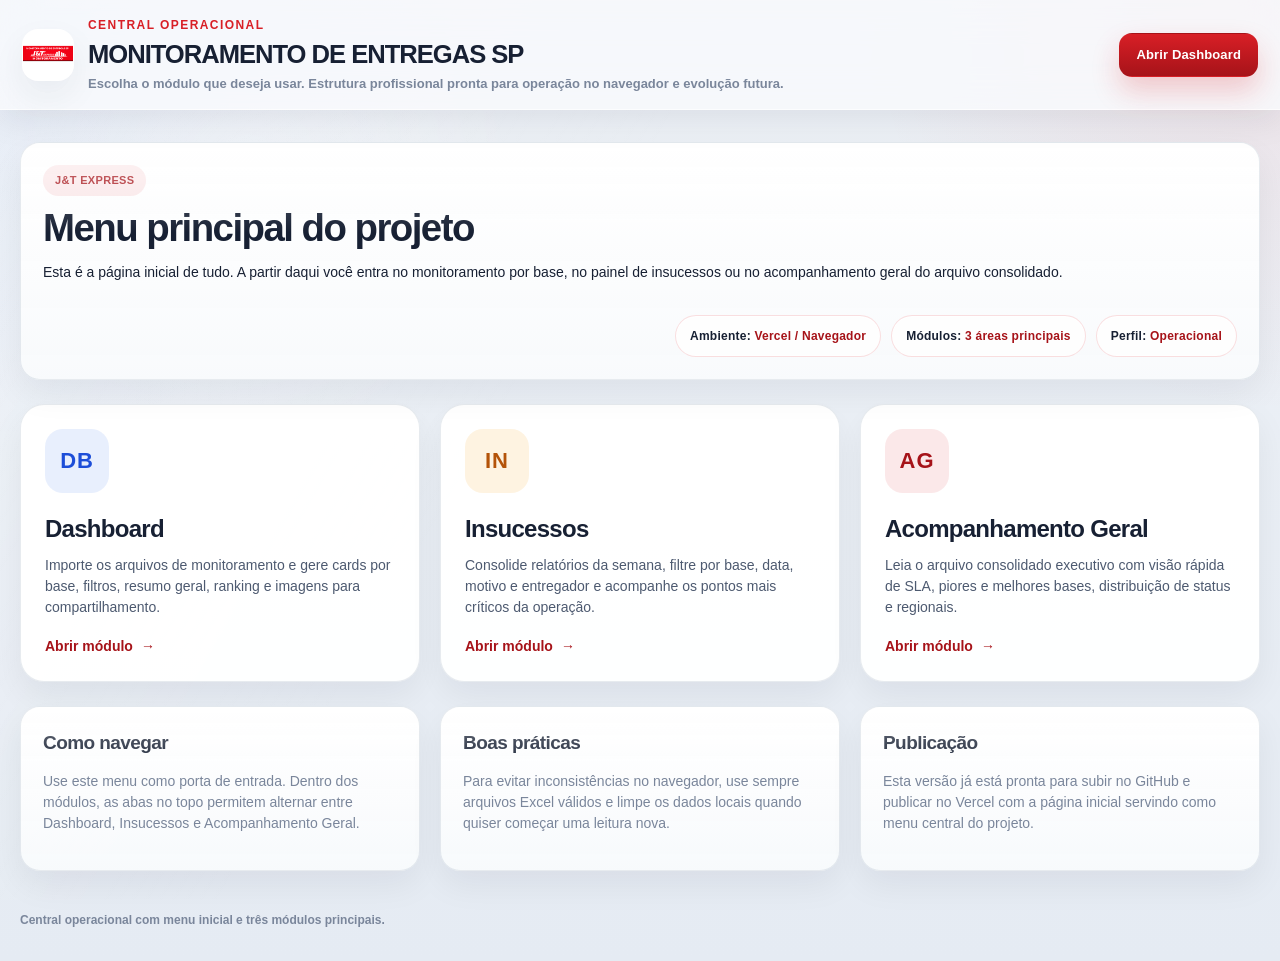
<file: monitoramento-suite-menu-profissional/index.html>
<!DOCTYPE html>
<html lang="pt-BR">
<head>
  <meta charset="UTF-8" />
  <meta name="viewport" content="width=device-width, initial-scale=1.0" />
  <meta name="description" content="Central operacional com acesso ao Dashboard, Insucessos e Acompanhamento Geral." />
  <title>Central Operacional | Monitoramento de Entregas SP</title>
  <link rel="stylesheet" href="./assets/css/style.css" />
</head>
<body class="home-body" data-page="home">
  <header class="topbar home-topbar">
    <div class="topbar-left brand-media">
      <img src="./assets/img/logo-monitoramento.png" alt="Logo Monitoramento" class="brand-logo-img" />
      <div>
        <div class="eyebrow">Central Operacional</div>
        <h1 class="page-title">MONITORAMENTO DE ENTREGAS SP</h1>
        <p class="page-subtitle">Escolha o módulo que deseja usar. Estrutura profissional pronta para operação no navegador e evolução futura.</p>
      </div>
    </div>
    <div class="topbar-right">
      <a href="./pages/dashboard.html" class="btn-primary">Abrir Dashboard</a>
    </div>
  </header>

  <main class="container home-container">
    <section class="home-hero card">
      <div>
        <span class="badge badge-danger">J&T Express</span>
        <h2>Menu principal do projeto</h2>
        <p>Esta é a página inicial de tudo. A partir daqui você entra no monitoramento por base, no painel de insucessos ou no acompanhamento geral do arquivo consolidado.</p>
      </div>
      <div class="hero-meta">
        <div class="hero-tag"><strong>Ambiente:</strong>&nbsp;Vercel / Navegador</div>
        <div class="hero-tag"><strong>Módulos:</strong>&nbsp;3 áreas principais</div>
        <div class="hero-tag"><strong>Perfil:</strong>&nbsp;Operacional</div>
      </div>
    </section>

    <section class="menu-grid" aria-label="Módulos principais">
      <a class="menu-card menu-card-primary" href="./pages/dashboard.html">
        <div class="menu-card__icon">DB</div>
        <div class="menu-card__content">
          <h3>Dashboard</h3>
          <p>Importe os arquivos de monitoramento e gere cards por base, filtros, resumo geral, ranking e imagens para compartilhamento.</p>
        </div>
        <span class="menu-card__cta">Abrir módulo</span>
      </a>

      <a class="menu-card menu-card-warning" href="./pages/insucessos.html">
        <div class="menu-card__icon">IN</div>
        <div class="menu-card__content">
          <h3>Insucessos</h3>
          <p>Consolide relatórios da semana, filtre por base, data, motivo e entregador e acompanhe os pontos mais críticos da operação.</p>
        </div>
        <span class="menu-card__cta">Abrir módulo</span>
      </a>

      <a class="menu-card menu-card-danger" href="./pages/acompanhamento-geral.html">
        <div class="menu-card__icon">AG</div>
        <div class="menu-card__content">
          <h3>Acompanhamento Geral</h3>
          <p>Leia o arquivo consolidado executivo com visão rápida de SLA, piores e melhores bases, distribuição de status e regionais.</p>
        </div>
        <span class="menu-card__cta">Abrir módulo</span>
      </a>
    </section>

    <section class="home-info-grid">
      <article class="card">
        <div class="section-header"><h3>Como navegar</h3></div>
        <p class="text-soft">Use este menu como porta de entrada. Dentro dos módulos, as abas no topo permitem alternar entre Dashboard, Insucessos e Acompanhamento Geral.</p>
      </article>
      <article class="card">
        <div class="section-header"><h3>Boas práticas</h3></div>
        <p class="text-soft">Para evitar inconsistências no navegador, use sempre arquivos Excel válidos e limpe os dados locais quando quiser começar uma leitura nova.</p>
      </article>
      <article class="card">
        <div class="section-header"><h3>Publicação</h3></div>
        <p class="text-soft">Esta versão já está pronta para subir no GitHub e publicar no Vercel com a página inicial servindo como menu central do projeto.</p>
      </article>
    </section>
  </main>

  <div class="page-shell-footer">Central operacional com menu inicial e três módulos principais.</div>
</body>
</html>
</file>
<file: monitoramento-suite-menu-profissional/assets/css/style.css>
:root {
  color-scheme: light;

  --bg-app: #eef2f7;
  --bg-app-deep: #e5ebf3;
  --bg-surface: rgba(255, 255, 255, 0.96);
  --bg-surface-strong: #ffffff;
  --bg-soft: #f6f8fb;
  --bg-soft-alt: #edf2f7;
  --bg-hover: #fff5f5;

  --red: #d81f26;
  --red-dark: #a61319;
  --red-soft: #fff3f4;
  --red-line: rgba(216, 31, 38, 0.18);

  --green: #16a34a;
  --green-dark: #166534;
  --green-soft: #eefbf3;

  --yellow: #f59e0b;
  --yellow-dark: #b45309;
  --yellow-soft: #fff8e8;

  --blue: #2563eb;
  --blue-dark: #1d4ed8;
  --blue-soft: #eff6ff;

  --text: #172033;
  --text-soft: #4d5a70;
  --text-muted: #7a869b;
  --text-strong: #273244;

  --border: rgba(148, 163, 184, 0.22);
  --border-strong: rgba(100, 116, 139, 0.28);
  --border-soft: rgba(148, 163, 184, 0.16);
  --border-table: rgba(226, 232, 240, 0.9);

  --ok: #16a34a;
  --warn: #d97706;
  --bad: #dc2626;

  --shadow-xs: 0 4px 12px rgba(15, 23, 42, 0.04);
  --shadow-sm: 0 14px 34px rgba(15, 23, 42, 0.06);
  --shadow-md: 0 24px 48px rgba(15, 23, 42, 0.10);
  --shadow-lg: 0 34px 72px rgba(15, 23, 42, 0.14);

  --radius-xs: 10px;
  --radius-sm: 14px;
  --radius: 20px;
  --radius-lg: 28px;

  --space: 8px;

  --font-body: "Segoe UI Variable Text", "Aptos", "Segoe UI", sans-serif;
  --font-display: "Bahnschrift SemiBold", "Segoe UI Variable Display", "Segoe UI", sans-serif;
}

*,
*::before,
*::after {
  box-sizing: border-box;
}

html,
body {
  margin: 0;
  padding: 0;
  min-height: 100%;
}

html {
  scroll-behavior: smooth;
}

body {
  position: relative;
  font-family: var(--font-body);
  color: var(--text);
  font-size: 14px;
  line-height: 1.5;
  text-rendering: optimizeLegibility;
  -webkit-font-smoothing: antialiased;
  background:
    radial-gradient(circle at top left, rgba(37, 99, 235, 0.06), transparent 28%),
    radial-gradient(circle at top right, rgba(216, 31, 38, 0.08), transparent 26%),
    linear-gradient(180deg, var(--bg-app) 0%, var(--bg-app-deep) 100%);
}

body::before {
  content: "";
  position: fixed;
  inset: 0;
  pointer-events: none;
  background:
    linear-gradient(120deg, rgba(255, 255, 255, 0.22), transparent 42%),
    radial-gradient(circle at 20% 20%, rgba(255, 255, 255, 0.35), transparent 20%);
  opacity: 0.9;
}

::selection {
  background: rgba(216, 31, 38, 0.16);
  color: var(--text);
}

img,
canvas {
  display: block;
  max-width: 100%;
}

a {
  color: inherit;
}

button,
input,
select {
  font: inherit;
}

button {
  -webkit-tap-highlight-color: transparent;
}

input[type="checkbox"] {
  accent-color: var(--red);
}

[hidden] {
  display: none !important;
}

.container {
  position: relative;
  z-index: 1;
  max-width: 1560px;
  margin: 0 auto;
  padding: 24px 20px 40px;
}

.topbar {
  position: sticky;
  top: 0;
  z-index: 50;
  display: flex;
  align-items: center;
  justify-content: space-between;
  gap: 20px;
  padding: 16px 22px;
  border-bottom: 1px solid rgba(255, 255, 255, 0.7);
  background: rgba(248, 250, 252, 0.84);
  backdrop-filter: blur(18px) saturate(150%);
  box-shadow: 0 10px 32px rgba(15, 23, 42, 0.08);
}

.topbar-left,
.topbar-right {
  display: flex;
  align-items: center;
  gap: 14px;
}

.topbar-right {
  flex-wrap: wrap;
  justify-content: flex-end;
}

.brand-mark {
  position: relative;
  isolation: isolate;
  width: 48px;
  height: 48px;
  border-radius: 16px;
  background: linear-gradient(145deg, #ef4444 0%, var(--red) 58%, var(--red-dark) 100%);
  box-shadow:
    inset 0 1px 0 rgba(255, 255, 255, 0.38),
    0 14px 28px rgba(216, 31, 38, 0.20);
}

.brand-mark.small {
  width: 40px;
  height: 40px;
  border-radius: 13px;
}

.brand-mark::before {
  content: "";
  position: absolute;
  inset: 7px;
  border-radius: inherit;
  background: linear-gradient(180deg, rgba(255, 255, 255, 0.34), rgba(255, 255, 255, 0.02));
}

.brand-mark::after {
  content: "";
  position: absolute;
  top: 8px;
  bottom: 8px;
  left: 50%;
  width: 2px;
  transform: translateX(-50%);
  border-radius: 999px;
  background: rgba(255, 255, 255, 0.9);
  box-shadow:
    -8px 0 0 rgba(255, 255, 255, 0.32),
    8px 0 0 rgba(255, 255, 255, 0.32);
}

.page-title {
  margin: 0;
  font-family: var(--font-display);
  font-size: clamp(24px, 2vw, 30px);
  line-height: 1;
  font-weight: 900;
  letter-spacing: -0.04em;
}

.page-subtitle {
  margin: 6px 0 0;
  color: var(--text-muted);
  font-size: 13px;
  font-weight: 600;
}

.tabs {
  display: flex;
  flex-wrap: wrap;
  gap: 10px;
  margin-top: 12px;
}

.tab-btn {
  display: inline-flex;
  align-items: center;
  justify-content: center;
  min-height: 38px;
  padding: 8px 14px;
  border: 1px solid var(--border);
  border-radius: 999px;
  background: rgba(255, 255, 255, 0.76);
  box-shadow: var(--shadow-xs);
  color: var(--text-soft);
  cursor: pointer;
  font-size: 12px;
  font-weight: 900;
  letter-spacing: 0.02em;
  text-decoration: none;
  text-transform: uppercase;
  transition:
    transform 0.18s ease,
    border-color 0.18s ease,
    box-shadow 0.18s ease,
    background 0.18s ease,
    color 0.18s ease;
}

.tab-btn:hover {
  transform: translateY(-1px);
  border-color: rgba(216, 31, 38, 0.2);
  background: var(--red-soft);
  color: var(--red-dark);
}

.tab-btn.active {
  border-color: rgba(216, 31, 38, 0.18);
  background: linear-gradient(180deg, var(--red) 0%, var(--red-dark) 100%);
  box-shadow: 0 12px 24px rgba(216, 31, 38, 0.20);
  color: #ffffff;
}

.card {
  position: relative;
  overflow: hidden;
  background: linear-gradient(180deg, rgba(255, 255, 255, 0.98) 0%, rgba(248, 250, 252, 0.96) 100%);
  border: 1px solid var(--border);
  border-radius: var(--radius);
  padding: 22px;
  box-shadow: var(--shadow-sm);
}

.card::before {
  content: "";
  position: absolute;
  inset: 0;
  pointer-events: none;
  background: linear-gradient(180deg, rgba(255, 255, 255, 0.46), transparent 38%);
}

.hero-bar {
  position: relative;
  display: flex;
  align-items: center;
  justify-content: space-between;
  gap: 20px;
  margin-bottom: 22px;
  padding: 28px;
  border: 1px solid rgba(216, 31, 38, 0.14);
  border-radius: var(--radius-lg);
  background:
    radial-gradient(circle at top right, rgba(216, 31, 38, 0.10), transparent 28%),
    linear-gradient(135deg, rgba(255, 255, 255, 0.98) 0%, rgba(255, 247, 247, 0.96) 48%, rgba(248, 250, 252, 0.96) 100%);
  box-shadow: var(--shadow-md);
}

.hero-bar::after {
  content: "";
  position: absolute;
  inset: auto 28px 0;
  height: 1px;
  background: linear-gradient(90deg, transparent 0%, rgba(216, 31, 38, 0.16) 30%, rgba(37, 99, 235, 0.16) 70%, transparent 100%);
}

.hero-bar h2 {
  margin: 0;
  font-family: var(--font-display);
  font-size: clamp(28px, 2.6vw, 38px);
  line-height: 0.98;
  letter-spacing: -0.05em;
}

.hero-bar p {
  max-width: 720px;
  margin: 8px 0 0;
  color: var(--text-soft);
  font-size: 15px;
}

.hero-meta {
  display: flex;
  flex-wrap: wrap;
  justify-content: flex-end;
  gap: 10px;
}

.hero-tag {
  display: inline-flex;
  align-items: center;
  min-height: 42px;
  padding: 10px 14px;
  border-radius: 999px;
  border: 1px solid rgba(216, 31, 38, 0.14);
  background: rgba(255, 255, 255, 0.82);
  box-shadow: inset 0 1px 0 rgba(255, 255, 255, 0.8);
  color: var(--red-dark);
  font-size: 12px;
  font-weight: 900;
  letter-spacing: 0.02em;
}

.section-header {
  display: flex;
  align-items: center;
  justify-content: space-between;
  gap: 12px;
  margin-bottom: 14px;
}

.section-header h3 {
  margin: 0;
  font-family: var(--font-display);
  font-size: 19px;
  font-weight: 900;
  letter-spacing: -0.03em;
}

.text-soft {
  color: var(--text-muted);
}

input,
select {
  min-height: 46px;
  width: 100%;
  padding: 11px 14px;
  border: 1px solid var(--border-strong);
  border-radius: var(--radius-sm);
  background: linear-gradient(180deg, #ffffff 0%, #fbfcfe 100%);
  box-shadow: inset 0 1px 0 rgba(255, 255, 255, 0.78);
  color: var(--text);
  outline: none;
  transition:
    border-color 0.18s ease,
    box-shadow 0.18s ease,
    background 0.18s ease,
    transform 0.18s ease;
}

input::placeholder {
  color: #97a2b3;
}

input:hover,
select:hover {
  border-color: rgba(216, 31, 38, 0.18);
}

input:focus,
select:focus,
input:focus-visible,
select:focus-visible {
  border-color: rgba(216, 31, 38, 0.42);
  box-shadow:
    0 0 0 4px rgba(216, 31, 38, 0.08),
    0 10px 24px rgba(216, 31, 38, 0.10);
  background: #ffffff;
}

.btn-primary,
.btn-secondary,
.search-btn {
  display: inline-flex;
  align-items: center;
  justify-content: center;
  min-height: 44px;
  padding: 10px 16px;
  border-radius: 13px;
  cursor: pointer;
  font-size: 13px;
  font-weight: 900;
  letter-spacing: 0.01em;
  text-decoration: none;
  white-space: nowrap;
  transition:
    transform 0.18s ease,
    box-shadow 0.18s ease,
    border-color 0.18s ease,
    background 0.18s ease,
    color 0.18s ease,
    filter 0.18s ease;
}

.btn-primary {
  border: 1px solid transparent;
  color: #ffffff;
  background: linear-gradient(180deg, var(--red) 0%, var(--red-dark) 100%);
  box-shadow: 0 14px 28px rgba(216, 31, 38, 0.22);
}

.btn-primary:hover {
  transform: translateY(-1px);
  filter: brightness(1.03);
  box-shadow: 0 18px 34px rgba(216, 31, 38, 0.24);
}

.btn-secondary,
.search-btn {
  border: 1px solid var(--border-strong);
  background: linear-gradient(180deg, #ffffff 0%, #f8fafc 100%);
  box-shadow: var(--shadow-xs);
  color: var(--text);
}

.btn-secondary:hover,
.search-btn:hover {
  transform: translateY(-1px);
  border-color: rgba(216, 31, 38, 0.2);
  background: linear-gradient(180deg, #fff8f8 0%, #fff1f2 100%);
  color: var(--red-dark);
  box-shadow: 0 14px 26px rgba(216, 31, 38, 0.10);
}

.btn-primary:active,
.btn-secondary:active,
.search-btn:active {
  transform: translateY(0);
}

.btn-primary:focus-visible,
.btn-secondary:focus-visible,
.search-btn:focus-visible {
  outline: none;
  box-shadow:
    0 0 0 4px rgba(216, 31, 38, 0.10),
    0 14px 26px rgba(15, 23, 42, 0.10);
}

.btn-primary:disabled,
.btn-secondary:disabled,
.search-btn:disabled {
  cursor: not-allowed;
  opacity: 0.55;
  transform: none;
  box-shadow: none;
}

.search-btn {
  min-width: 108px;
  margin-left: -1px;
  border-radius: 0 var(--radius-sm) var(--radius-sm) 0;
}

#searchInput {
  min-width: 300px;
  border-radius: var(--radius-sm) 0 0 var(--radius-sm);
}

.import-status-card {
  margin-bottom: 20px;
}

.message-box {
  display: flex;
  align-items: center;
  min-height: 50px;
  margin-top: 16px;
  padding: 12px 14px;
  border-radius: 14px;
  border: 1px solid transparent;
  background: transparent;
  font-size: 13px;
  font-weight: 800;
  line-height: 1.4;
}

.message-box:empty {
  display: none;
}

.message-box.is-info {
  color: var(--blue-dark);
  background: rgba(37, 99, 235, 0.08);
  border-color: rgba(37, 99, 235, 0.14);
}

.message-box.is-success {
  color: var(--green-dark);
  background: rgba(22, 163, 74, 0.08);
  border-color: rgba(22, 163, 74, 0.14);
}

.message-box.is-warning {
  color: var(--yellow-dark);
  background: rgba(245, 158, 11, 0.10);
  border-color: rgba(245, 158, 11, 0.18);
}

.message-box.is-error {
  color: #b91c1c;
  background: rgba(239, 68, 68, 0.08);
  border-color: rgba(239, 68, 68, 0.16);
}

.badge {
  display: inline-flex;
  align-items: center;
  gap: 8px;
  min-height: 30px;
  border-radius: 999px;
  padding: 7px 12px;
  font-size: 11px;
  font-weight: 900;
  letter-spacing: 0.03em;
  text-transform: uppercase;
}

.badge-neutral {
  color: var(--text-soft);
  background: rgba(248, 250, 252, 0.92);
  border: 1px solid var(--border);
}

.control-bar {
  display: flex;
  align-items: flex-start;
  justify-content: space-between;
  gap: 18px;
  margin-bottom: 22px;
  padding: 18px;
}

.offline-controls {
  border-color: rgba(216, 31, 38, 0.12);
  background:
    linear-gradient(180deg, rgba(255, 255, 255, 0.98) 0%, rgba(247, 249, 252, 0.96) 100%);
}

.control-left,
.control-center,
.control-right {
  display: flex;
  align-items: flex-end;
  gap: 12px;
}

.control-left {
  flex-wrap: wrap;
  flex: 1 1 auto;
}

.control-center {
  flex: 0 1 460px;
  justify-content: center;
}

.control-right {
  flex: 0 1 auto;
  justify-content: flex-end;
  flex-wrap: wrap;
}

.control-right-wrap {
  align-items: flex-start;
}

.field-inline {
  display: flex;
  flex-direction: column;
  align-items: stretch;
  gap: 7px;
  min-width: 126px;
}

.field-inline label {
  white-space: nowrap;
  color: var(--text-soft);
  font-size: 11px;
  font-weight: 900;
  letter-spacing: 0.06em;
  text-transform: uppercase;
}

.field-inline button,
.field-inline select,
.field-inline input {
  width: 100%;
}

.download-panel {
  position: relative;
  display: flex;
  flex-direction: column;
  gap: 8px;
}

.download-list {
  position: absolute;
  top: calc(100% + 10px);
  right: 0;
  z-index: 15;
  min-width: 280px;
  padding: 14px;
  border: 1px solid var(--border);
  border-radius: 18px;
  background: rgba(255, 255, 255, 0.98);
  backdrop-filter: blur(14px);
  box-shadow: var(--shadow-md);
}

.download-list > label {
  display: flex;
  align-items: center;
  gap: 10px;
  color: var(--text-soft);
  font-size: 12px;
  font-weight: 800;
}

.download-items {
  max-height: 220px;
  overflow: auto;
  margin: 12px 0;
  padding-right: 4px;
}

.download-items label {
  display: flex;
  align-items: center;
  gap: 10px;
  padding: 9px 8px;
  border-radius: 12px;
  color: var(--text);
  font-size: 13px;
  font-weight: 700;
  transition: background 0.16s ease;
}

.download-items label:hover {
  background: var(--bg-soft);
}

.empty-state {
  display: grid;
  place-items: center;
  text-align: center;
  padding: 56px 24px;
  margin-bottom: 24px;
  border: 1px dashed rgba(100, 116, 139, 0.32);
  border-radius: var(--radius-lg);
  background:
    radial-gradient(circle at top, rgba(216, 31, 38, 0.06), transparent 22%),
    linear-gradient(180deg, rgba(255, 255, 255, 0.98) 0%, rgba(249, 250, 251, 0.96) 100%);
  color: var(--text-muted);
}

.empty-state h3 {
  margin: 0 0 10px;
  font-family: var(--font-display);
  color: var(--text);
  font-size: 24px;
  letter-spacing: -0.03em;
}

.empty-state p {
  max-width: 620px;
  margin: 0;
  font-size: 14px;
}

.dashboards-list {
  display: grid;
  grid-template-columns: repeat(1, minmax(0, 1fr));
  gap: 26px;
  align-items: start;
}

.capture-container {
  position: relative;
  width: 100%;
  max-width: 840px;
  margin: 0 auto;
  border: 1px solid var(--border);
  border-radius: 24px;
  background: #ffffff;
  box-shadow: var(--shadow-sm);
  overflow: hidden;
  transition:
    transform 0.2s ease,
    box-shadow 0.2s ease,
    border-color 0.2s ease;
}

.capture-container::before {
  content: "";
  position: absolute;
  inset: 0 0 auto;
  height: 4px;
  background: linear-gradient(
    90deg,
    rgba(37, 99, 235, 0.22) 0%,
    rgba(22, 163, 74, 0.22) 40%,
    rgba(216, 31, 38, 0.22) 100%
  );
}

.capture-container:hover {
  transform: translateY(-1px);
  box-shadow: var(--shadow-md);
}

.capture-container.critical {
  border-color: rgba(239, 68, 68, 0.20);
  box-shadow: 0 18px 36px rgba(239, 68, 68, 0.06);
}

.capture-container.critical::before {
  background: linear-gradient(90deg, rgba(248, 113, 113, 0.85) 0%, rgba(220, 38, 38, 0.82) 100%);
}

.capture-body {
  padding: 20px 20px 18px;
  background: #ffffff;
}

.capture-header {
  display: flex;
  justify-content: space-between;
  align-items: flex-end;
  gap: 12px;
  margin-bottom: 18px;
  padding-bottom: 15px;
  border-bottom: 1px solid rgba(148, 163, 184, 0.18);
}

.capture-header-top {
  display: grid;
  grid-template-columns: minmax(0, 1fr) 150px auto;
  align-items: center;
  gap: 18px;
}

.header-left {
  min-width: 0;
}

.header-center-logo {
  display: flex;
  align-items: center;
  justify-content: center;
}

.header-logo-image {
  width: 100%;
  max-width: 140px;
  height: auto;
  object-fit: contain;
  filter: none;
}

.header-right {
  display: flex;
  flex-direction: column;
  align-items: flex-end;
  justify-content: center;
  gap: 10px;
  min-width: 220px;
}

.base-name-label {
  font-size: 10px;
  font-weight: 900;
  letter-spacing: 0.12em;
  text-transform: uppercase;
  color: var(--text-muted);
}

.base-name-value {
  margin: 6px 0 4px;
  font-family: var(--font-display);
  font-size: clamp(24px, 2vw, 30px);
  line-height: 1.02;
  font-weight: 900;
  letter-spacing: -0.05em;
  word-break: break-word;
  color: var(--text-strong);
}

.base-meta {
  text-align: right;
}

.report-date {
  margin: 0;
  color: var(--text-muted);
  font-size: 12px;
  font-weight: 700;
  text-align: right;
  line-height: 1.35;
}

.eficacia-pill,
.status-ok,
.status-warn,
.status-bad {
  display: inline-flex;
  align-items: center;
  justify-content: center;
  min-width: 104px;
  padding: 8px 13px;
  border-radius: 999px;
  border: 1px solid transparent;
  font-size: 12px;
  font-weight: 900;
  letter-spacing: 0.03em;
  text-transform: uppercase;
}

.header-right .eficacia-pill,
.header-right .status-ok,
.header-right .status-warn,
.header-right .status-bad {
  align-self: flex-end;
}

.eficacia-pill {
  background: #ffffff;
  color: var(--text-soft);
  border-color: var(--border);
}

.status-ok {
  background: rgba(22, 163, 74, 0.10);
  color: var(--ok);
  border-color: rgba(22, 163, 74, 0.18);
}

.status-warn {
  background: rgba(245, 158, 11, 0.12);
  color: var(--warn);
  border-color: rgba(245, 158, 11, 0.20);
}

.status-bad {
  background: rgba(239, 68, 68, 0.12);
  color: var(--bad);
  border-color: rgba(239, 68, 68, 0.20);
}

.kpi-grid {
  display: grid;
  grid-template-columns: repeat(4, minmax(0, 1fr));
  gap: 12px;
  margin-bottom: 14px;
}

.kpi-card {
  padding: 16px;
  border: 1px solid var(--border);
  border-radius: 18px;
  background: #ffffff;
  box-shadow: none;
}

.kpi-card::after {
  content: none;
}

.kpi-card small {
  display: block;
  margin-bottom: 10px;
  color: var(--text-muted);
  font-size: 11px;
  font-weight: 900;
  letter-spacing: 0.05em;
  text-transform: uppercase;
}

.kpi-value {
  font-family: var(--font-display);
  font-size: clamp(26px, 2vw, 32px);
  line-height: 1;
  font-weight: 900;
  letter-spacing: -0.05em;
}

.kpi-success {
  background: rgba(22, 163, 74, 0.06);
  border-color: rgba(22, 163, 74, 0.16);
}

.kpi-success .kpi-value {
  color: var(--green-dark);
}

.kpi-warning {
  background: rgba(245, 158, 11, 0.08);
  border-color: rgba(245, 158, 11, 0.18);
}

.kpi-warning .kpi-value {
  color: var(--yellow-dark);
}

.kpi-danger {
  background: rgba(239, 68, 68, 0.06);
  border-color: rgba(239, 68, 68, 0.16);
}

.kpi-danger .kpi-value {
  color: #b91c1c;
}

.kpi-info {
  background: rgba(37, 99, 235, 0.06);
  border-color: rgba(37, 99, 235, 0.16);
}

.kpi-info .kpi-value {
  color: var(--blue-dark);
}

.mini-info-row {
  display: flex;
  flex-wrap: wrap;
  gap: 8px;
  margin-bottom: 16px;
}

.mini-info-pill {
  display: inline-flex;
  align-items: center;
  gap: 6px;
  padding: 9px 12px;
  border: 1px solid var(--border);
  border-radius: 999px;
  background: #ffffff;
  color: var(--text-soft);
  font-size: 12px;
  font-weight: 800;
}

.driver-section {
  margin-top: 12px;
  padding-top: 14px;
  border-top: 1px solid rgba(148, 163, 184, 0.18);
}

.driver-section-header {
  display: flex;
  align-items: center;
  justify-content: space-between;
  gap: 10px;
  margin-bottom: 12px;
}

.driver-section-title {
  font-size: 16px;
  font-weight: 900;
  color: var(--text);
  letter-spacing: -0.02em;
}

.driver-section-count {
  color: var(--text-muted);
  font-size: 12px;
  font-weight: 800;
}

.driver-empty {
  padding: 15px;
  border: 1px dashed rgba(100, 116, 139, 0.28);
  border-radius: 16px;
  background: linear-gradient(180deg, rgba(248, 250, 252, 0.96) 0%, rgba(244, 247, 250, 0.96) 100%);
  color: var(--text-muted);
}

.driver-section.collapsed .driver-table-wrap {
  display: none;
}

.driver-collapsed-note {
  padding: 12px 14px;
  border: 1px dashed rgba(216, 31, 38, 0.22);
  border-radius: 14px;
  background: #fff7f7;
  color: var(--red-dark);
  font-size: 12px;
  font-weight: 800;
}

.driver-table-wrap,
.table-scroll {
  overflow: auto;
  max-width: 100%;
  border: 1px solid rgba(148, 163, 184, 0.16);
  border-radius: 16px;
  background: #ffffff;
}

table {
  width: 100%;
  border-collapse: collapse;
  background: transparent;
}

th,
td {
  padding: 11px 10px;
  text-align: left;
  border-top: 1px solid var(--border-table);
  color: var(--text);
  font-size: 13px;
  font-weight: 650;
  vertical-align: top;
}

thead th {
  position: sticky;
  top: 0;
  z-index: 1;
  background: linear-gradient(180deg, #ffffff 0%, #f8fafc 100%);
  border-top: none;
  border-bottom: 1px solid var(--border);
  font-size: 11px;
  font-weight: 900;
  letter-spacing: 0.06em;
  text-transform: uppercase;
}

tbody tr {
  transition: background 0.16s ease;
}

tbody tr:nth-child(even) {
  background: rgba(248, 250, 252, 0.55);
}

tbody tr:hover {
  background: var(--bg-hover);
}

.driver-table {
  width: 100%;
  min-width: 0;
  table-layout: fixed;
}

.driver-table th,
.driver-table td {
  white-space: normal;
  overflow-wrap: anywhere;
  word-break: break-word;
}

.driver-table th:nth-child(1),
.driver-table td:nth-child(1) {
  width: 40%;
}

.driver-table th:nth-child(2),
.driver-table td:nth-child(2),
.driver-table th:nth-child(3),
.driver-table td:nth-child(3),
.driver-table th:nth-child(4),
.driver-table td:nth-child(4),
.driver-table th:nth-child(5),
.driver-table td:nth-child(5),
.driver-table th:nth-child(6),
.driver-table td:nth-child(6) {
  width: 12%;
}

.driver-name-cell {
  font-weight: 900;
  line-height: 1.35;
}

.t-right {
  text-align: right;
}

.text-success {
  color: var(--green-dark) !important;
}

.text-warning {
  color: var(--yellow-dark) !important;
}

.text-danger {
  color: #b91c1c !important;
}

.font-weight-bold {
  font-weight: 900 !important;
}

.action-area {
  display: flex;
  gap: 10px;
  justify-content: flex-end;
  padding: 0 20px 20px;
}

.general-bottom {
  margin-top: 30px;
}

.summary-grid {
  display: grid;
  grid-template-columns: repeat(6, minmax(0, 1fr));
  gap: 16px;
  margin-bottom: 22px;
}

.summary-card {
  padding: 18px;
  background: linear-gradient(180deg, rgba(255, 255, 255, 0.99) 0%, rgba(250, 251, 253, 0.98) 100%);
}

.summary-card h4 {
  margin: 0 0 12px;
  color: var(--text-muted);
  font-size: 11px;
  font-weight: 900;
  letter-spacing: 0.06em;
  text-transform: uppercase;
}

.summary-card strong {
  font-family: var(--font-display);
  font-size: clamp(28px, 2.2vw, 34px);
  line-height: 1;
  font-weight: 900;
  letter-spacing: -0.05em;
}

.overview-grid {
  display: grid;
  grid-template-columns: repeat(2, minmax(0, 1fr));
  gap: 20px;
  margin-bottom: 20px;
}

.chart-card {
  min-height: 372px;
}

.canvas-wrap {
  position: relative;
  min-height: 290px;
  padding-top: 6px;
}

.canvas-wrap canvas {
  width: 100% !important;
  height: 290px !important;
}

.full {
  width: 100%;
}

::-webkit-scrollbar {
  width: 10px;
  height: 10px;
}

::-webkit-scrollbar-track {
  background: rgba(226, 232, 240, 0.7);
  border-radius: 999px;
}

::-webkit-scrollbar-thumb {
  border: 2px solid rgba(226, 232, 240, 0.75);
  border-radius: 999px;
  background: rgba(148, 163, 184, 0.8);
}

::-webkit-scrollbar-thumb:hover {
  background: rgba(100, 116, 139, 0.9);
}

@media (max-width: 1320px) {
  .summary-grid {
    grid-template-columns: repeat(3, minmax(0, 1fr));
  }

  .kpi-grid {
    grid-template-columns: repeat(2, minmax(0, 1fr));
  }
}

@media (max-width: 1120px) {
  .control-bar {
    flex-direction: column;
    align-items: stretch;
  }

  .control-left,
  .control-center,
  .control-right {
    width: 100%;
    justify-content: flex-start;
    flex-wrap: wrap;
  }

  .control-center {
    flex-basis: auto;
  }

  #searchInput {
    min-width: 0;
    flex: 1 1 220px;
  }

  .download-list {
    position: static;
    min-width: 0;
    width: 100%;
  }
}

@media (max-width: 980px) {
  .overview-grid {
    grid-template-columns: 1fr;
  }

  .hero-bar,
  .topbar {
    flex-direction: column;
    align-items: flex-start;
  }

  .hero-meta {
    justify-content: flex-start;
  }

  .capture-container {
    max-width: 100%;
  }
}

@media (max-width: 860px) {
  .summary-grid {
    grid-template-columns: repeat(2, minmax(0, 1fr));
  }

  .capture-header-top {
    grid-template-columns: 1fr;
    align-items: flex-start;
  }

  .header-center-logo {
    justify-content: flex-start;
  }

  .header-right {
    align-items: flex-start;
    min-width: 0;
  }

  .report-date {
    text-align: left;
  }

  .header-right .eficacia-pill,
  .header-right .status-ok,
  .header-right .status-warn,
  .header-right .status-bad {
    align-self: flex-start;
  }

  .header-logo-image {
    max-width: 600px;
  }

  .action-area {
    flex-direction: column;
  }

  .action-area .btn-secondary {
    width: 100%;
  }

  .driver-section-header {
    flex-direction: column;
    align-items: flex-start;
  }
}

@media (max-width: 700px) {
  .container {
    padding-inline: 14px;
  }

  .topbar {
    padding: 14px 16px;
  }

  .card,
  .hero-bar {
    padding: 18px;
  }

  .search-btn {
    min-width: 0;
  }
}

@media (max-width: 620px) {
  .summary-grid,
  .kpi-grid {
    grid-template-columns: 1fr;
  }

  .field-inline {
    min-width: 0;
    width: 100%;
  }

  .field-inline label {
    white-space: normal;
  }

  .control-center {
    flex-direction: column;
    align-items: stretch;
  }

  #searchInput {
    width: 100%;
    border-radius: var(--radius-sm);
  }

  .search-btn {
    width: 100%;
    margin-left: 0;
    border-radius: var(--radius-sm);
  }

  .capture-body {
    padding: 16px 16px 14px;
  }

  .base-name-value {
    font-size: 22px;
  }

  .driver-table th,
  .driver-table td,
  th,
  td {
    padding: 9px 7px;
    font-size: 11px;
  }

  .kpi-value {
    font-size: 26px;
  }

  .mini-info-pill {
    width: 100%;
    justify-content: flex-start;
  }

  .hero-tag {
    width: 100%;
    justify-content: center;
  }
}

@media (prefers-reduced-motion: reduce) {
  html {
    scroll-behavior: auto;
  }

  *,
  *::before,
  *::after {
    animation-duration: 0.01ms !important;
    animation-iteration-count: 1 !important;
    transition-duration: 0.01ms !important;
  }
}


/* Estrutura profissional */
.brand-media {
  display:flex; align-items:center; gap:14px;
}
.brand-logo-img {
  width:52px; height:52px; object-fit:cover; border-radius:16px;
  box-shadow: var(--shadow-sm); border:1px solid rgba(255,255,255,0.6); background:#fff;
}
.page-shell-footer {
  max-width:1560px; margin:0 auto 32px; padding:0 20px; color:var(--text-muted); font-size:12px; font-weight:700;
}
.topbar-right .btn-danger-soft {
  border:1px solid rgba(220,38,38,0.18); background:#fff7f7; color:#b91c1c;
}
.topbar-right .btn-danger-soft:hover {
  background:#fee2e2;
}
.hero-meta { flex-wrap: wrap; }
.hero-tag strong { color: var(--text); }


.header-quick-links {
  margin-top: 10px;
}

.header-home-link {
  text-decoration: none;
}

.eyebrow {
  margin-bottom: 8px;
  color: var(--red);
  font-size: 12px;
  font-weight: 900;
  letter-spacing: 0.12em;
  text-transform: uppercase;
}

.home-body .topbar {
  position: relative;
}

.home-container {
  padding-top: 32px;
}

.home-hero {
  display: grid;
  gap: 18px;
  margin-bottom: 24px;
}

.home-hero h2 {
  margin: 12px 0 8px;
  font-size: clamp(28px, 3vw, 40px);
  line-height: 1.05;
  letter-spacing: -0.04em;
}

.menu-grid {
  display: grid;
  grid-template-columns: repeat(3, minmax(0, 1fr));
  gap: 20px;
  margin-bottom: 24px;
}

.menu-card {
  display: grid;
  gap: 18px;
  padding: 24px;
  border-radius: 24px;
  border: 1px solid var(--border);
  background: rgba(255,255,255,0.96);
  box-shadow: var(--shadow-sm);
  text-decoration: none;
  transition: transform 0.18s ease, box-shadow 0.18s ease, border-color 0.18s ease;
}

.menu-card:hover {
  transform: translateY(-4px);
  box-shadow: var(--shadow-md);
}

.menu-card__icon {
  display: inline-flex;
  align-items: center;
  justify-content: center;
  width: 64px;
  height: 64px;
  border-radius: 18px;
  font-size: 22px;
  font-weight: 900;
  letter-spacing: 0.04em;
}

.menu-card__content h3 {
  margin: 0 0 8px;
  font-size: 24px;
  letter-spacing: -0.03em;
}

.menu-card__content p {
  margin: 0;
  color: var(--text-soft);
}

.menu-card__cta {
  display: inline-flex;
  align-items: center;
  gap: 8px;
  color: var(--red-dark);
  font-weight: 900;
}

.menu-card__cta::after {
  content: "→";
}

.menu-card-primary .menu-card__icon {
  background: rgba(37, 99, 235, 0.10);
  color: var(--blue-dark);
}

.menu-card-warning .menu-card__icon {
  background: rgba(245, 158, 11, 0.12);
  color: var(--yellow-dark);
}

.menu-card-danger .menu-card__icon {
  background: rgba(216, 31, 38, 0.10);
  color: var(--red-dark);
}

.home-info-grid {
  display: grid;
  grid-template-columns: repeat(3, minmax(0, 1fr));
  gap: 20px;
}

.badge-danger {
  background: rgba(216, 31, 38, 0.10);
  color: var(--red-dark);
  border-color: rgba(216, 31, 38, 0.18);
}

@media (max-width: 1080px) {
  .menu-grid,
  .home-info-grid {
    grid-template-columns: 1fr;
  }
}
</file>
